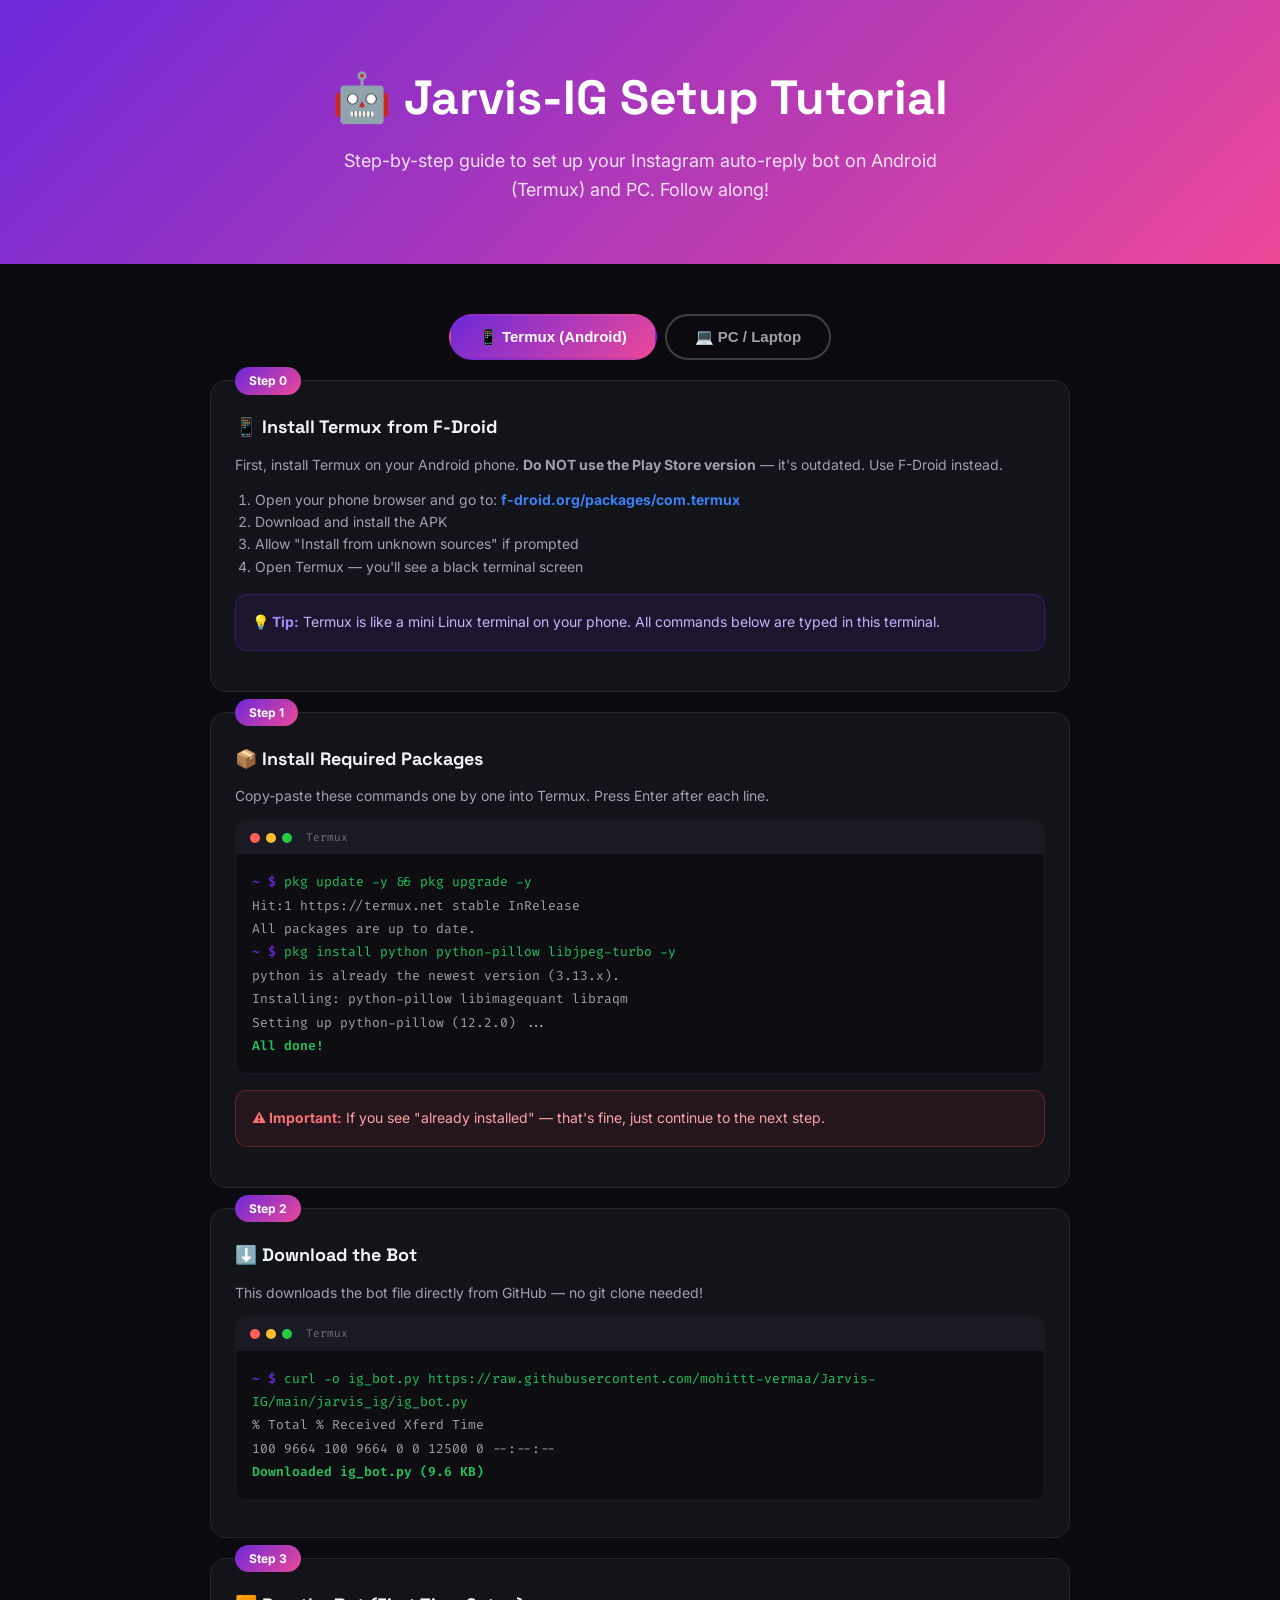
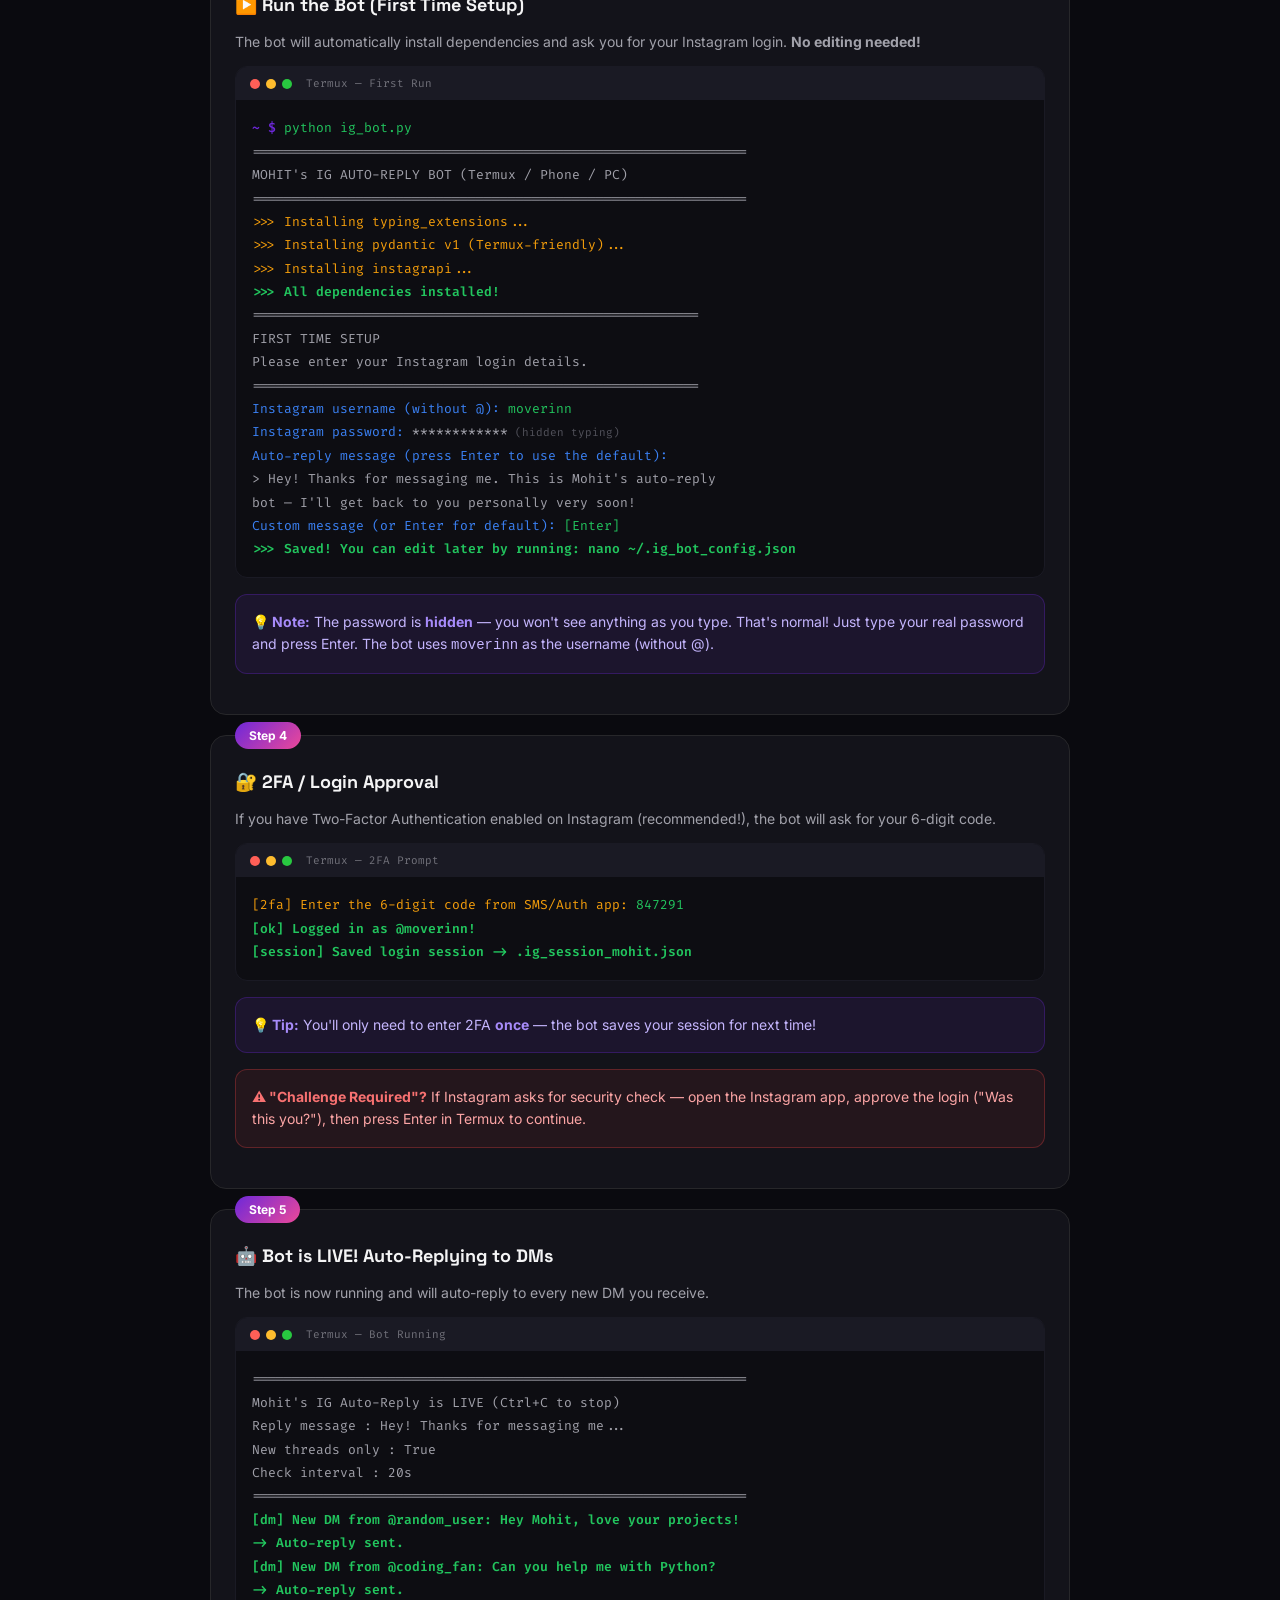
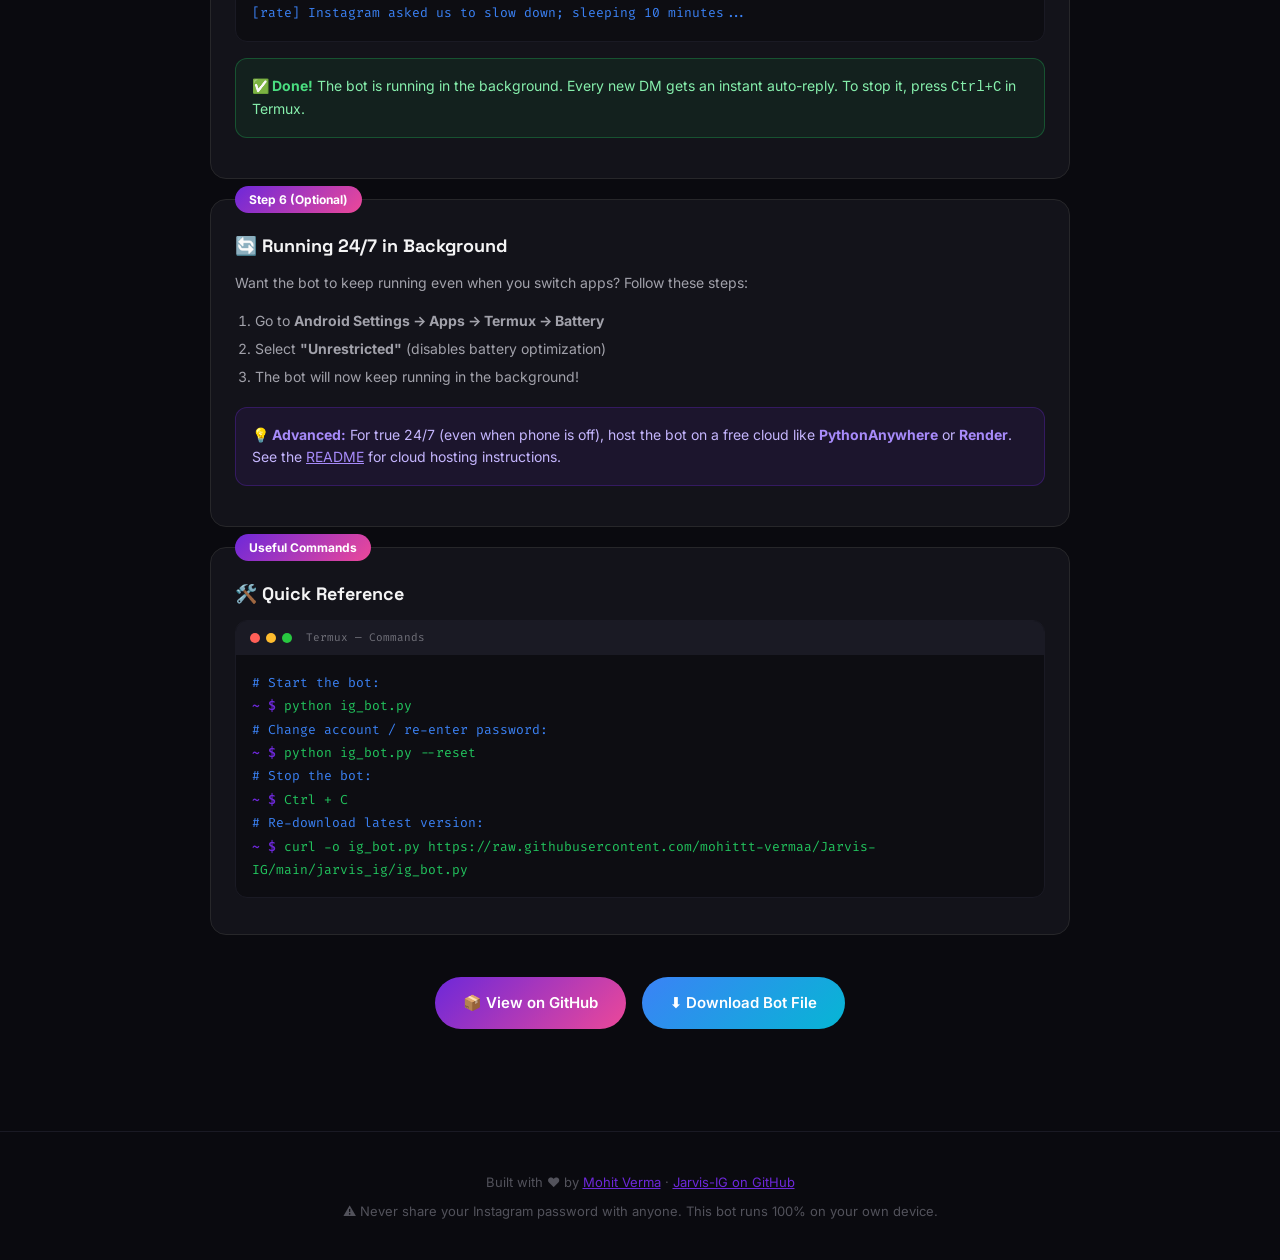
<file: tools/tutorial.html>
<!DOCTYPE html>
<html lang="en">
<head>
<meta charset="UTF-8">
<meta name="viewport" content="width=device-width,initial-scale=1">
<title>Jarvis-IG Setup Tutorial — Mohit Verma</title>
<style>
*{box-sizing:border-box;margin:0;padding:0}
body{background:#0a0a0f;color:#e4e4e7;font-family:'Inter',system-ui,sans-serif;line-height:1.6}
.hero{background:linear-gradient(135deg,#6d28d9,#ec4899);padding:60px 20px;text-align:center}
.hero h1{font-size:clamp(28px,5vw,48px);font-weight:800;color:#fff;margin-bottom:10px;font-family:'Space Grotesk',sans-serif}
.hero p{color:rgba(255,255,255,.85);font-size:18px;max-width:600px;margin:0 auto}
.container{max-width:900px;margin:0 auto;padding:20px}
.tabs{display:flex;gap:8px;margin:30px 0 20px;justify-content:center}
.tab{padding:12px 28px;border-radius:999px;border:2px solid #3f3f46;background:transparent;color:#a1a1aa;font-weight:600;cursor:pointer;font-size:15px;transition:.2s}
.tab.active{background:linear-gradient(135deg,#6d28d9,#ec4899);color:#fff;border-color:transparent}
.tab:hover:not(.active){border-color:#6d28d9;color:#e4e4e7}
.step{display:none}
.step.active{display:block}
.step-box{background:#13131a;border:1px solid #27272a;border-radius:16px;padding:24px;margin-bottom:20px;position:relative}
.step-num{position:absolute;top:-14px;left:24px;background:linear-gradient(135deg,#6d28d9,#ec4899);color:#fff;font-size:12px;font-weight:700;padding:4px 14px;border-radius:999px}
.step-box h3{color:#f4f4f5;font-size:18px;margin:8px 0 12px;font-family:'Space Grotesk',sans-serif}
.step-box p{color:#a1a1aa;font-size:14px;margin-bottom:12px}
.terminal{background:#0d0d12;border:1px solid #1a1a24;border-radius:12px;padding:0;font-family:'Fira Code','Cascadia Code','JetBrains Mono',monospace;font-size:13px;overflow:hidden;margin:12px 0}
.term-bar{background:#1a1a24;padding:8px 14px;display:flex;gap:6px;align-items:center}
.term-dot{width:10px;height:10px;border-radius:50%}
.term-dot.r{background:#ff5f57}.term-dot.y{background:#febc2e}.term-dot.g{background:#28c840}
.term-title{color:#71717a;font-size:11px;margin-left:8px}
.term-body{padding:16px;min-height:80px;line-height:1.8}
.term-body .prompt{color:#6d28d9;font-weight:600}
.term-body .cmd{color:#22c55e}
.term-body .out{color:#a1a1aa}
.term-body .warn{color:#f59e0b}
.term-body .err{color:#ef4444}
.term-body .ok{color:#22c55e;font-weight:600}
.term-body .info{color:#3b82f6}
.cursor{display:inline-block;width:8px;height:16px;background:#6d28d9;animation:blink 1s step-end infinite;vertical-align:middle;margin-left:2px}
@keyframes blink{50%{opacity:0}}
.type-line{overflow:hidden;white-space:nowrap;animation:type .8s steps(40) forwards;width:0}
@keyframes type{to{width:100%}}
.delay-1{animation-delay:.5s}.delay-2{animation-delay:1s}.delay-3{animation-delay:1.5s}.delay-4{animation-delay:2s}.delay-5{animation-delay:2.5s}.delay-6{animation-delay:3s}.delay-7{animation-delay:3.5s}.delay-8{animation-delay:4s}.delay-9{animation-delay:4.5s}.delay-10{animation-delay:5s}
.fade-in{opacity:0;animation:fadeIn .5s ease forwards}
@keyframes fadeIn{to{opacity:1}}
.note{background:rgba(109,40,217,.1);border:1px solid rgba(109,40,217,.3);border-radius:12px;padding:16px;margin:16px 0;font-size:14px;color:#c4b5fd}
.note strong{color:#a78bfa}
.warn-box{background:rgba(239,68,68,.08);border:1px solid rgba(239,68,68,.3);border-radius:12px;padding:16px;margin:16px 0;font-size:14px;color:#fca5a5}
.warn-box strong{color:#f87171}
.ok-box{background:rgba(34,197,94,.08);border:1px solid rgba(34,197,94,.3);border-radius:12px;padding:16px;margin:16px 0;font-size:14px;color:#86efac}
.ok-box strong{color:#4ade80}
.img-placeholder{background:#1a1a24;border:1px dashed #3f3f46;border-radius:12px;padding:40px;text-align:center;color:#52525b;margin:12px 0;font-size:13px}
.download-btn{display:inline-flex;align-items:center;gap:8px;padding:14px 28px;border-radius:999px;background:linear-gradient(135deg,#6d28d9,#ec4899);color:#fff;font-weight:600;font-size:15px;text-decoration:none;margin:12px 6px;transition:.2s;cursor:pointer;border:none}
.download-btn:hover{transform:translateY(-2px);box-shadow:0 12px 32px rgba(109,40,217,.3)}
footer{text-align:center;padding:40px 20px;color:#52525b;font-size:13px;border-top:1px solid #1a1a24;margin-top:40px}
footer a{color:#6d28d9}
.checklist{list-style:none;margin:12px 0}
.checklist li{padding:8px 0;color:#a1a1aa;font-size:14px}
.checklist li:before{content:"✅ ";color:#22c55e}
@media(max-width:600px){.container{padding:12px}.terminal{font-size:11px}.step-box{padding:18px}}
</style>
<link href="https://fonts.googleapis.com/css2?family=Inter:wght@400;600;700;800&family=Space+Grotesk:wght@600;700;800&family=Fira+Code:wght@400;500&display=swap" rel="stylesheet">
</head>
<body>

<div class="hero">
  <h1>🤖 Jarvis-IG Setup Tutorial</h1>
  <p>Step-by-step guide to set up your Instagram auto-reply bot on Android (Termux) and PC. Follow along!</p>
</div>

<div class="container">

<div class="tabs">
  <button class="tab active" onclick="switchTab('termux')">📱 Termux (Android)</button>
  <button class="tab" onclick="switchTab('pc')">💻 PC / Laptop</button>
</div>

<!-- ==================== TERMUX TAB ==================== -->
<div class="step active" id="termux">

<div class="step-box">
  <span class="step-num">Step 0</span>
  <h3>📱 Install Termux from F-Droid</h3>
  <p>First, install Termux on your Android phone. <strong>Do NOT use the Play Store version</strong> — it's outdated. Use F-Droid instead.</p>
  <ol style="color:#a1a1aa;font-size:14px;padding-left:20px">
    <li>Open your phone browser and go to: <strong style="color:#3b82f6">f-droid.org/packages/com.termux</strong></li>
    <li>Download and install the APK</li>
    <li>Allow "Install from unknown sources" if prompted</li>
    <li>Open Termux — you'll see a black terminal screen</li>
  </ol>
  <div class="note"><strong>💡 Tip:</strong> Termux is like a mini Linux terminal on your phone. All commands below are typed in this terminal.</div>
</div>

<div class="step-box">
  <span class="step-num">Step 1</span>
  <h3>📦 Install Required Packages</h3>
  <p>Copy-paste these commands one by one into Termux. Press Enter after each line.</p>
  <div class="terminal">
    <div class="term-bar"><span class="term-dot r"></span><span class="term-dot y"></span><span class="term-dot g"></span><span class="term-title">Termux</span></div>
    <div class="term-body">
      <div class="fade-in"><span class="prompt">~ $ </span><span class="cmd">pkg update -y && pkg upgrade -y</span></div>
      <div class="fade-in delay-1"><span class="out">Hit:1 https://termux.net stable InRelease</span></div>
      <div class="fade-in delay-2"><span class="out">All packages are up to date.</span></div>
      <div class="fade-in delay-3"><span class="prompt">~ $ </span><span class="cmd">pkg install python python-pillow libjpeg-turbo -y</span></div>
      <div class="fade-in delay-4"><span class="out">python is already the newest version (3.13.x).</span></div>
      <div class="fade-in delay-5"><span class="out">Installing: python-pillow libimagequant libraqm</span></div>
      <div class="fade-in delay-6"><span class="out">Setting up python-pillow (12.2.0) ...</span></div>
      <div class="fade-in delay-7"><span class="ok">All done!</span></div>
    </div>
  </div>
  <div class="warn-box"><strong>⚠️ Important:</strong> If you see "already installed" — that's fine, just continue to the next step.</div>
</div>

<div class="step-box">
  <span class="step-num">Step 2</span>
  <h3>⬇️ Download the Bot</h3>
  <p>This downloads the bot file directly from GitHub — no git clone needed!</p>
  <div class="terminal">
    <div class="term-bar"><span class="term-dot r"></span><span class="term-dot y"></span><span class="term-dot g"></span><span class="term-title">Termux</span></div>
    <div class="term-body">
      <div class="fade-in"><span class="prompt">~ $ </span><span class="cmd">curl -o ig_bot.py https://raw.githubusercontent.com/mohittt-vermaa/Jarvis-IG/main/jarvis_ig/ig_bot.py</span></div>
      <div class="fade-in delay-1"><span class="out">% Total    % Received  Xferd   Time</span></div>
      <div class="fade-in delay-2"><span class="out">100  9664  100  9664    0     0  12500      0 --:--:--</span></div>
      <div class="fade-in delay-3"><span class="ok">Downloaded ig_bot.py (9.6 KB)</span></div>
    </div>
  </div>
</div>

<div class="step-box">
  <span class="step-num">Step 3</span>
  <h3>▶️ Run the Bot (First Time Setup)</h3>
  <p>The bot will automatically install dependencies and ask you for your Instagram login. <strong>No editing needed!</strong></p>
  <div class="terminal">
    <div class="term-bar"><span class="term-dot r"></span><span class="term-dot y"></span><span class="term-dot g"></span><span class="term-title">Termux — First Run</span></div>
    <div class="term-body">
      <div class="fade-in"><span class="prompt">~ $ </span><span class="cmd">python ig_bot.py</span></div>
      <div class="fade-in delay-1"><span class="out">==============================================================</span></div>
      <div class="fade-in delay-1"><span class="out">   MOHIT's IG AUTO-REPLY BOT   (Termux / Phone / PC)</span></div>
      <div class="fade-in delay-1"><span class="out">==============================================================</span></div>
      <div class="fade-in delay-2"><span class="warn">&gt;&gt;&gt; Installing typing_extensions...</span></div>
      <div class="fade-in delay-3"><span class="warn">&gt;&gt;&gt; Installing pydantic v1 (Termux-friendly)...</span></div>
      <div class="fade-in delay-4"><span class="warn">&gt;&gt;&gt; Installing instagrapi...</span></div>
      <div class="fade-in delay-5"><span class="ok">&gt;&gt;&gt; All dependencies installed!</span></div>
      <div class="fade-in delay-6"><span class="out"></span></div>
      <div class="fade-in delay-6"><span class="out">========================================================</span></div>
      <div class="fade-in delay-6"><span class="out">  FIRST TIME SETUP</span></div>
      <div class="fade-in delay-6"><span class="out">  Please enter your Instagram login details.</span></div>
      <div class="fade-in delay-6"><span class="out">========================================================</span></div>
      <div class="fade-in delay-7"><span class="info">Instagram username (without @): </span><span class="cmd">moverinn</span></div>
      <div class="fade-in delay-8"><span class="info">Instagram password: </span><span class="out">************</span><span style="color:#52525b;font-size:11px"> (hidden typing)</span></div>
      <div class="fade-in delay-9"><span class="out"></span></div>
      <div class="fade-in delay-9"><span class="info">Auto-reply message (press Enter to use the default):</span></div>
      <div class="fade-in delay-9"><span class="out">  &gt; Hey! Thanks for messaging me. This is Mohit's auto-reply</span></div>
      <div class="fade-in delay-9"><span class="out">    bot — I'll get back to you personally very soon!</span></div>
      <div class="fade-in delay-10"><span class="info">Custom message (or Enter for default): </span><span class="cmd">[Enter]</span></div>
      <div class="fade-in delay-10"><span class="ok">&gt;&gt;&gt; Saved! You can edit later by running: nano ~/.ig_bot_config.json</span></div>
    </div>
  </div>
  <div class="note"><strong>💡 Note:</strong> The password is <strong>hidden</strong> — you won't see anything as you type. That's normal! Just type your real password and press Enter. The bot uses <code>moverinn</code> as the username (without @).</div>
</div>

<div class="step-box">
  <span class="step-num">Step 4</span>
  <h3>🔐 2FA / Login Approval</h3>
  <p>If you have Two-Factor Authentication enabled on Instagram (recommended!), the bot will ask for your 6-digit code.</p>
  <div class="terminal">
    <div class="term-bar"><span class="term-dot r"></span><span class="term-dot y"></span><span class="term-dot g"></span><span class="term-title">Termux — 2FA Prompt</span></div>
    <div class="term-body">
      <div class="fade-in"><span class="warn">[2fa] Enter the 6-digit code from SMS/Auth app: </span><span class="cmd">847291</span></div>
      <div class="fade-in delay-2"><span class="ok">[ok] Logged in as @moverinn!</span></div>
      <div class="fade-in delay-3"><span class="ok">[session] Saved login session -> .ig_session_mohit.json</span></div>
    </div>
  </div>
  <div class="note"><strong>💡 Tip:</strong> You'll only need to enter 2FA <strong>once</strong> — the bot saves your session for next time!</div>
  <div class="warn-box"><strong>⚠️ "Challenge Required"?</strong> If Instagram asks for security check — open the Instagram app, approve the login ("Was this you?"), then press Enter in Termux to continue.</div>
</div>

<div class="step-box">
  <span class="step-num">Step 5</span>
  <h3>🤖 Bot is LIVE! Auto-Replying to DMs</h3>
  <p>The bot is now running and will auto-reply to every new DM you receive.</p>
  <div class="terminal">
    <div class="term-bar"><span class="term-dot r"></span><span class="term-dot y"></span><span class="term-dot g"></span><span class="term-title">Termux — Bot Running</span></div>
    <div class="term-body">
      <div class="fade-in"><span class="out">==============================================================</span></div>
      <div class="fade-in"><span class="out">  Mohit's IG Auto-Reply is LIVE  (Ctrl+C to stop)</span></div>
      <div class="fade-in"><span class="out">  Reply message    : Hey! Thanks for messaging me...</span></div>
      <div class="fade-in"><span class="out">  New threads only : True</span></div>
      <div class="fade-in"><span class="out">  Check interval   : 20s</span></div>
      <div class="fade-in"><span class="out">==============================================================</span></div>
      <div class="fade-in delay-3"><span class="ok">[dm] New DM from @random_user: Hey Mohit, love your projects!</span></div>
      <div class="fade-in delay-4"><span class="ok">     -&gt; Auto-reply sent.</span></div>
      <div class="fade-in delay-7"><span class="ok">[dm] New DM from @coding_fan: Can you help me with Python?</span></div>
      <div class="fade-in delay-8"><span class="ok">     -&gt; Auto-reply sent.</span></div>
      <div class="fade-in delay-10"><span class="info">[rate] Instagram asked us to slow down; sleeping 10 minutes...</span></div>
    </div>
  </div>
  <div class="ok-box"><strong>✅ Done!</strong> The bot is running in the background. Every new DM gets an instant auto-reply. To stop it, press <code>Ctrl+C</code> in Termux.</div>
</div>

<div class="step-box">
  <span class="step-num">Step 6 (Optional)</span>
  <h3>🔄 Running 24/7 in Background</h3>
  <p>Want the bot to keep running even when you switch apps? Follow these steps:</p>
  <ol style="color:#a1a1aa;font-size:14px;padding-left:20px;line-height:2">
    <li>Go to <strong>Android Settings → Apps → Termux → Battery</strong></li>
    <li>Select <strong>"Unrestricted"</strong> (disables battery optimization)</li>
    <li>The bot will now keep running in the background!</li>
  </ol>
  <div class="note"><strong>💡 Advanced:</strong> For true 24/7 (even when phone is off), host the bot on a free cloud like <strong>PythonAnywhere</strong> or <strong>Render</strong>. See the <a href="https://github.com/mohittt-vermaa/Jarvis-IG" style="color:#a78bfa">README</a> for cloud hosting instructions.</div>
</div>

<div class="step-box">
  <span class="step-num">Useful Commands</span>
  <h3>🛠️ Quick Reference</h3>
  <div class="terminal">
    <div class="term-bar"><span class="term-dot r"></span><span class="term-dot y"></span><span class="term-dot g"></span><span class="term-title">Termux — Commands</span></div>
    <div class="term-body">
      <div><span class="info"># Start the bot:</span></div>
      <div><span class="prompt">~ $ </span><span class="cmd">python ig_bot.py</span></div>
      <div><span class="out"></span></div>
      <div><span class="info"># Change account / re-enter password:</span></div>
      <div><span class="prompt">~ $ </span><span class="cmd">python ig_bot.py --reset</span></div>
      <div><span class="out"></span></div>
      <div><span class="info"># Stop the bot:</span></div>
      <div><span class="prompt">~ $ </span><span class="cmd">Ctrl + C</span></div>
      <div><span class="out"></span></div>
      <div><span class="info"># Re-download latest version:</span></div>
      <div><span class="prompt">~ $ </span><span class="cmd">curl -o ig_bot.py https://raw.githubusercontent.com/mohittt-vermaa/Jarvis-IG/main/jarvis_ig/ig_bot.py</span></div>
    </div>
  </div>
</div>

</div><!-- /termux -->

<!-- ==================== PC TAB ==================== -->
<div class="step" id="pc">

<div class="step-box">
  <span class="step-num">Step 0</span>
  <h3>💻 Prerequisites</h3>
  <p>Make sure you have Python 3.9+ installed on your PC.</p>
  <ul class="checklist">
    <li>Download Python from <strong>python.org</strong> (Windows) or use your package manager (Mac/Linux)</li>
    <li>Make sure to check <strong>"Add Python to PATH"</strong> during installation (Windows)</li>
    <li>Open Command Prompt (Windows) or Terminal (Mac/Linux)</li>
  </ul>
</div>

<div class="step-box">
  <span class="step-num">Step 1</span>
  <h3>📦 Install Dependencies</h3>
  <div class="terminal">
    <div class="term-bar"><span class="term-dot r"></span><span class="term-dot y"></span><span class="term-dot g"></span><span class="term-title">Command Prompt / Terminal</span></div>
    <div class="term-body">
      <div class="fade-in"><span class="prompt">C:\Users\Mohit&gt; </span><span class="cmd">pip install Pillow pydantic instagrapi</span></div>
      <div class="fade-in delay-1"><span class="out">Collecting Pillow...</span></div>
      <div class="fade-in delay-2"><span class="out">Collecting pydantic...</span></div>
      <div class="fade-in delay-3"><span class="out">Collecting instagrapi...</span></div>
      <div class="fade-in delay-4"><span class="out">Successfully installed Pillow pydantic instagrapi</span></div>
    </div>
  </div>
  <div class="note"><strong>💡 Mac/Linux users:</strong> Use <code>pip3</code> instead of <code>pip</code> if needed. If you get permission errors, try <code>pip install --user Pillow pydantic instagrapi</code></div>
</div>

<div class="step-box">
  <span class="step-num">Step 2</span>
  <h3>⬇️ Download the Bot</h3>
  <div class="terminal">
    <div class="term-bar"><span class="term-dot r"></span><span class="term-dot y"></span><span class="term-dot g"></span><span class="term-title">Command Prompt / Terminal</span></div>
    <div class="term-body">
      <div class="fade-in"><span class="prompt">C:\Users\Mohit&gt; </span><span class="cmd">curl -o ig_bot.py https://raw.githubusercontent.com/mohittt-vermaa/Jarvis-IG/main/jarvis_ig/ig_bot.py</span></div>
      <div class="fade-in delay-1"><span class="ok">Downloaded ig_bot.py</span></div>
    </div>
  </div>
  <div class="note"><strong>💡 No curl on Windows?</strong> Right-click the <a href="https://raw.githubusercontent.com/mohittt-vermaa/Jarvis-IG/main/jarvis_ig/ig_bot.py" style="color:#a78bfa">download link</a>, "Save As" → save as <code>ig_bot.py</code> in any folder.</div>
</div>

<div class="step-box">
  <span class="step-num">Step 3</span>
  <h3>▶️ Run the Bot</h3>
  <div class="terminal">
    <div class="term-bar"><span class="term-dot r"></span><span class="term-dot y"></span><span class="term-dot g"></span><span class="term-title">Command Prompt — First Run</span></div>
    <div class="term-body">
      <div class="fade-in"><span class="prompt">C:\Users\Mohit&gt; </span><span class="cmd">python ig_bot.py</span></div>
      <div class="fade-in delay-1"><span class="out">==============================================================</span></div>
      <div class="fade-in delay-1"><span class="out">   MOHIT's IG AUTO-REPLY BOT   (Termux / Phone / PC)</span></div>
      <div class="fade-in delay-1"><span class="out">==============================================================</span></div>
      <div class="fade-in delay-2"><span class="out"></span></div>
      <div class="fade-in delay-2"><span class="out">========================================================</span></div>
      <div class="fade-in delay-2"><span class="out">  FIRST TIME SETUP</span></div>
      <div class="fade-in delay-2"><span class="out">  Please enter your Instagram login details.</span></div>
      <div class="fade-in delay-2"><span class="out">========================================================</span></div>
      <div class="fade-in delay-3"><span class="info">Instagram username (without @): </span><span class="cmd">moverinn</span></div>
      <div class="fade-in delay-4"><span class="info">Instagram password: </span><span class="out">**************</span></div>
      <div class="fade-in delay-5"><span class="info">Custom message (or Enter for default): </span><span class="cmd">[Enter]</span></div>
      <div class="fade-in delay-6"><span class="ok">&gt;&gt;&gt; Saved!</span></div>
      <div class="fade-in delay-7"><span class="warn">[2fa] Enter the 6-digit code from SMS/Auth app: </span><span class="cmd">592847</span></div>
      <div class="fade-in delay-8"><span class="ok">[ok] Logged in as @moverinn!</span></div>
      <div class="fade-in delay-9"><span class="out"></span></div>
      <div class="fade-in delay-9"><span class="out">==============================================================</span></div>
      <div class="fade-in delay-9"><span class="out">  Mohit's IG Auto-Reply is LIVE  (Ctrl+C to stop)</span></div>
      <div class="fade-in delay-9"><span class="out">==============================================================</span></div>
      <div class="fade-in delay-10"><span class="ok">[dm] New DM from @fan_123: Amazing work bro!</span></div>
      <div class="fade-in delay-10"><span class="ok">     -&gt; Auto-reply sent.</span></div>
    </div>
  </div>
  <div class="ok-box"><strong>✅ Done!</strong> Your bot is running on PC! It will auto-reply to every new Instagram DM.</div>
</div>

<div class="step-box">
  <span class="step-num">Useful Commands</span>
  <h3>🛠️ Quick Reference (PC)</h3>
  <div class="terminal">
    <div class="term-bar"><span class="term-dot r"></span><span class="term-dot y"></span><span class="term-dot g"></span><span class="term-title">Command Prompt — Commands</span></div>
    <div class="term-body">
      <div><span class="info"># Start the bot:</span></div>
      <div><span class="prompt">C:\Users\Mohit&gt; </span><span class="cmd">python ig_bot.py</span></div>
      <div><span class="out"></span></div>
      <div><span class="info"># Change account / re-enter password:</span></div>
      <div><span class="prompt">C:\Users\Mohit&gt; </span><span class="cmd">python ig_bot.py --reset</span></div>
      <div><span class="out"></span></div>
      <div><span class="info"># Stop the bot:</span></div>
      <div><span class="prompt">C:\Users\Mohit&gt; </span><span class="cmd">Ctrl + C</span></div>
    </div>
  </div>
</div>

</div><!-- /pc -->

<div style="text-align:center;margin:30px 0">
  <a href="https://github.com/mohittt-vermaa/Jarvis-IG" target="_blank" class="download-btn">📦 View on GitHub</a>
  <a href="https://github.com/mohittt-vermaa/Jarvis-IG/blob/main/jarvis_ig/ig_bot.py" target="_blank" class="download-btn" style="background:linear-gradient(135deg,#3b82f6,#06b6d4)">⬇️ Download Bot File</a>
</div>

</div><!-- /container -->

<footer>
  <p>Built with ❤️ by <a href="https://mohittt-vermaa.github.io/" target="_blank">Mohit Verma</a> · <a href="https://github.com/mohittt-vermaa/Jarvis-IG" target="_blank">Jarvis-IG on GitHub</a></p>
  <p style="margin-top:8px">⚠️ Never share your Instagram password with anyone. This bot runs 100% on your own device.</p>
</footer>

<script>
function switchTab(tab){
  document.querySelectorAll('.tab').forEach(t=>t.classList.remove('active'));
  document.querySelectorAll('.step').forEach(s=>s.classList.remove('active'));
  document.querySelector(`[onclick="switchTab('${tab}')"]`).classList.add('active');
  document.getElementById(tab).classList.add('active');
}
</script>
</body>
</html>
</file>
